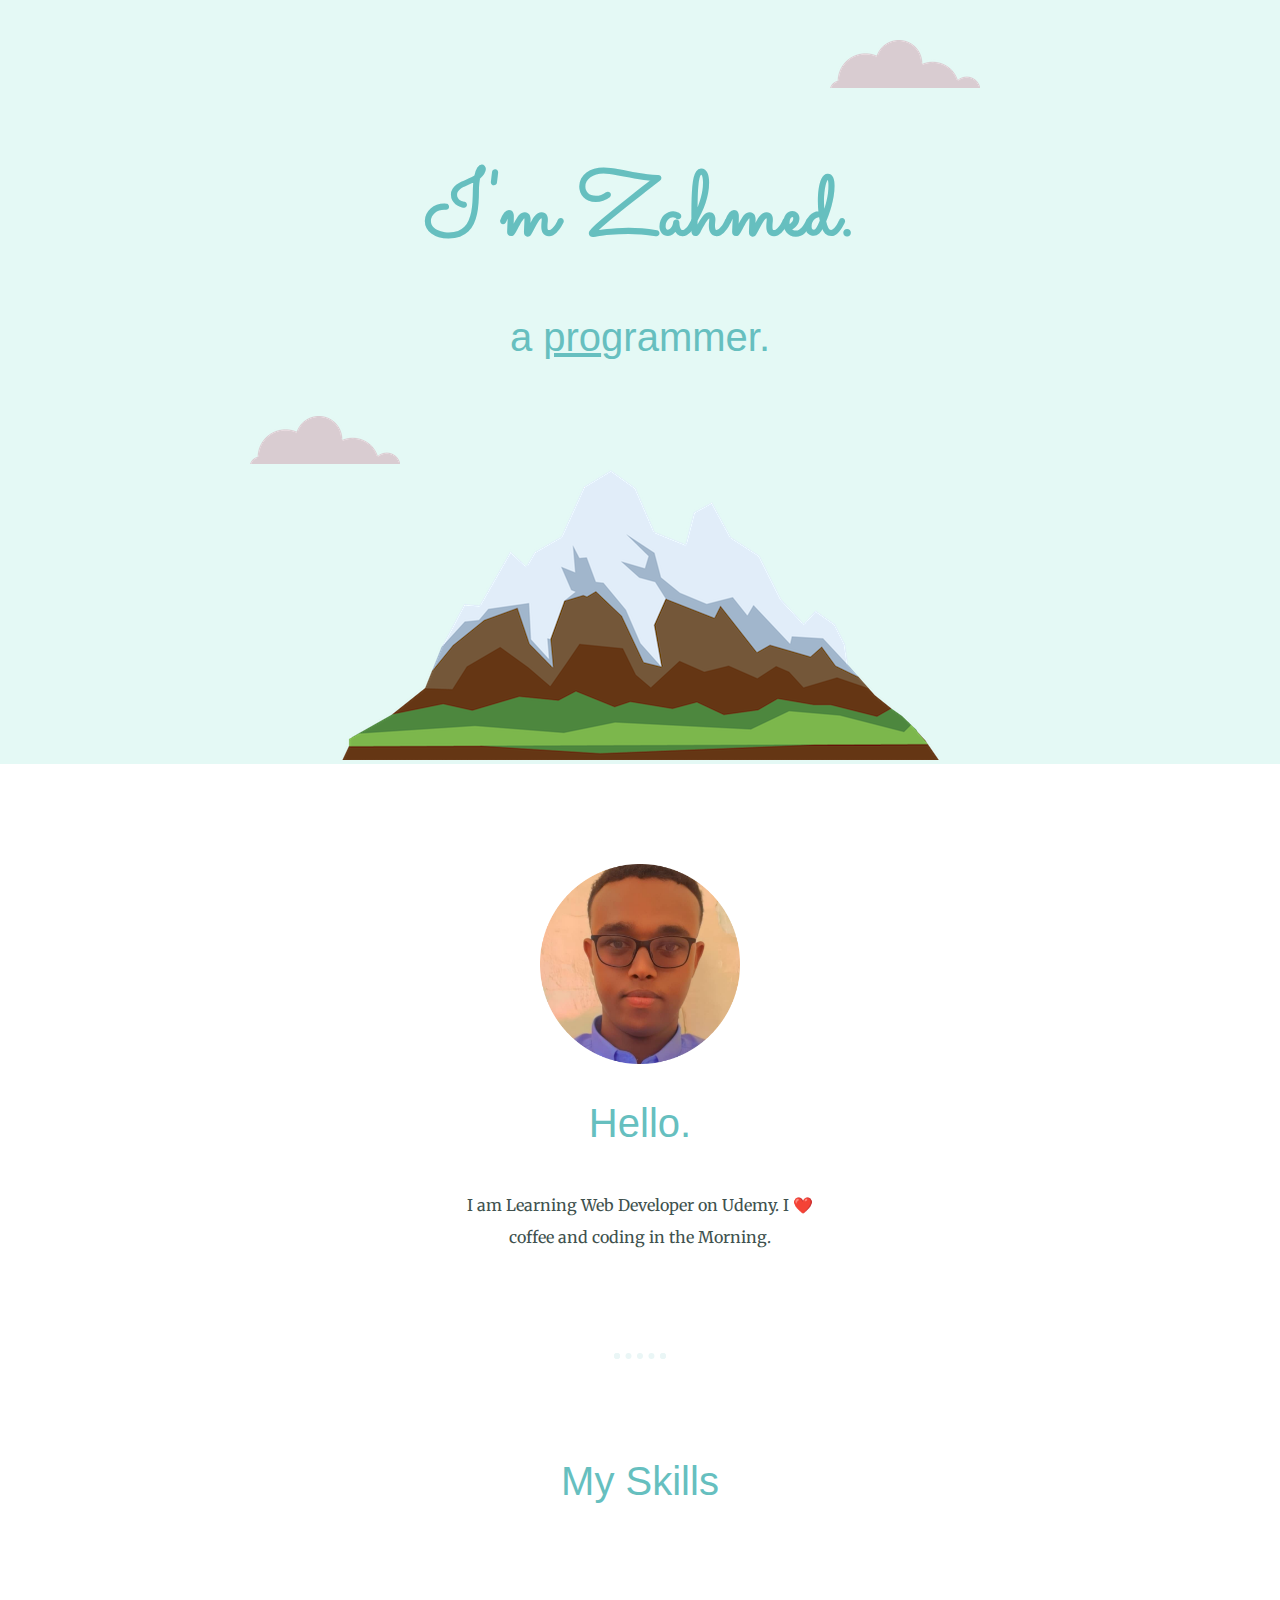
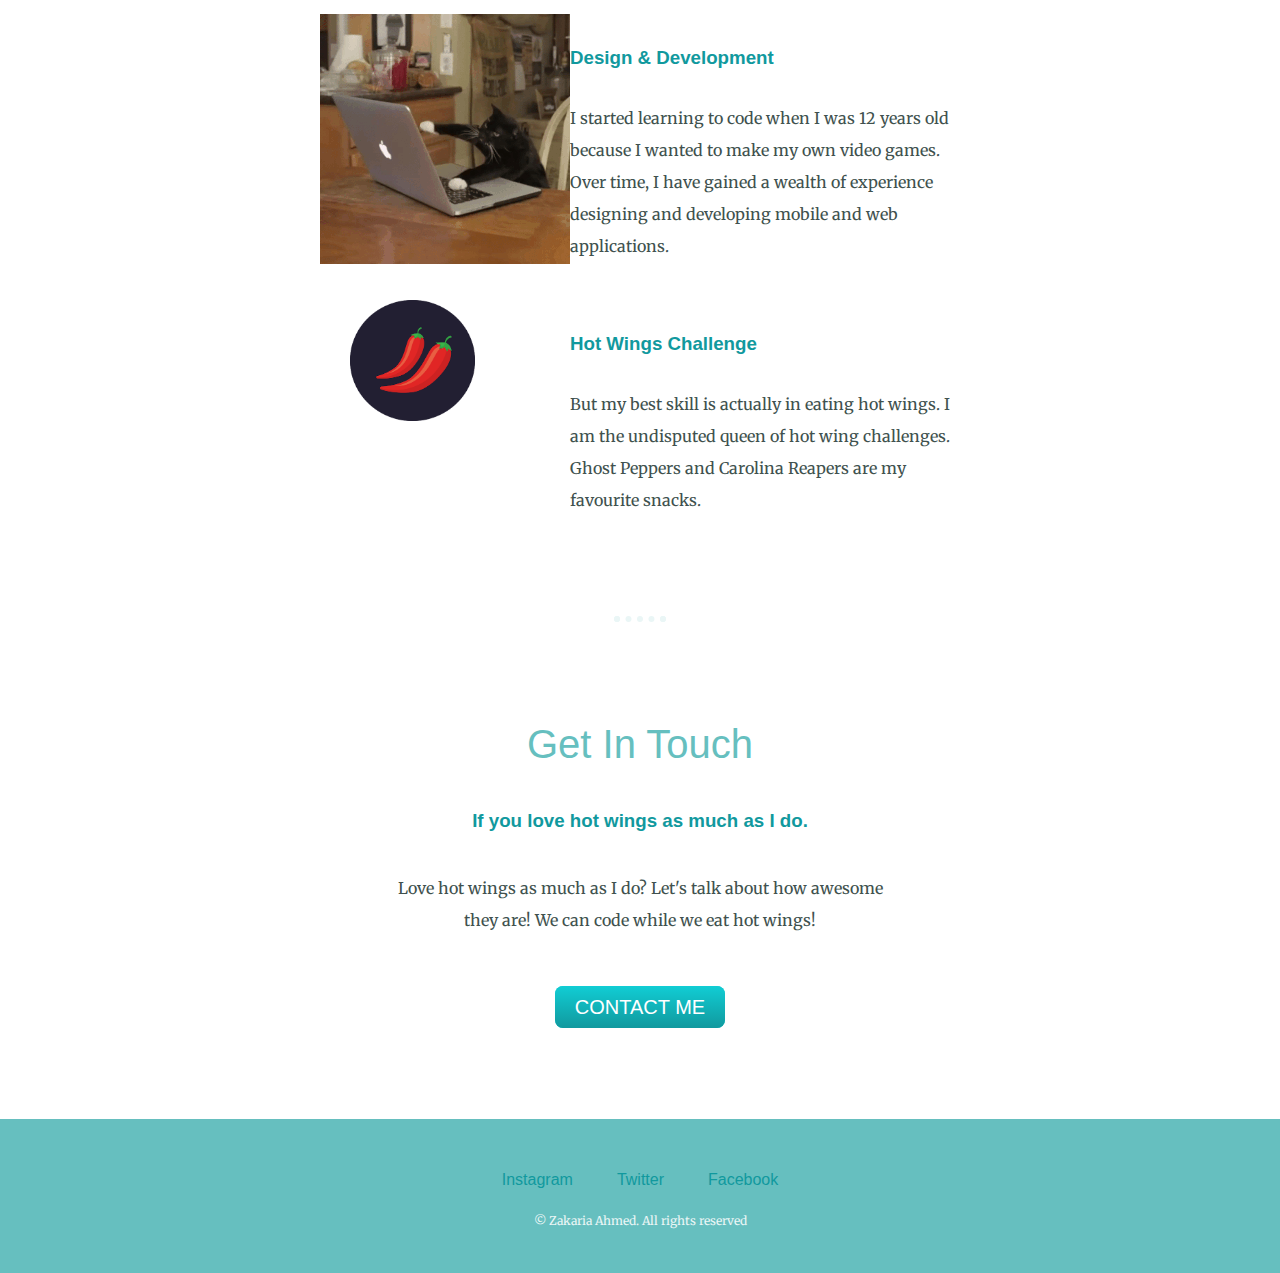
<file: index.html>
<!DOCTYPE html>
<html lang="en">
<head>
    <meta charset="UTF-8">
    <title>Zakaria Ahmed</title>
    <link rel="stylesheet" href="./assets/style.css">
    <link rel="preconnect" href="https://fonts.googleapis.com">
    <link rel="preconnect" href="https://fonts.gstatic.com" crossorigin="">
    <link href="https://fonts.googleapis.com/css2?family=Merriweather:ital,wght@0,300;0,400;0,700;0,900;1,300;1,400;1,700;1,900&amp;family=Sacramento&amp;display=swap" rel="stylesheet">
    <link rel="shortcut icon" href="./assets/images/ZakariaAhmed.ico" type="image/x-icon">
</head>
<body>

    <div class="top-container">
        <img class="img-top-cloud" src="./assets/images/cloud.png" alt="cloud image">
        <div class="title-text">
            <h1>I'm Zahmed.</h1>
            <h2>a <span>pro</span>grammer.</h2>
        </div>
        <img class="img-bottom-cloud" src="./assets/images/cloud.png" alt="cloud image">
        <img class="img-mountain" src="./assets/images/mountain.png" alt="mountain image">
    </div>

    <div class="middle-container">
        <div class="profile">
            <img src="./assets/images/zahmed.png" alt="it's me">
            <h2>Hello.</h2>
            <p class="intro">
                I am Learning Web Developer on Udemy. I ❤️ coffee and coding in the Morning.
            </p>
        </div>
        <hr>
        <div class="skills">
            <h2>My Skills</h2>
            <div class="parent">
                <div class="typing">
                    <img src="./assets/images/cat-typing.gif" alt="cat typing">
                </div>
                <div class="coding">
                    <h3>Design & Development</h3>
                    <p>I  started learning to code when I was 12 years old because I wanted to make my own video games. Over time, I have gained a wealth of experience designing and developing mobile and web applications.</p>
                </div>
                <div class="chillies">
                    <img class="img-chilli" src="./assets/images/chillies.png" alt="chillies">
                </div>
                <div class="hot-wings">
                    <h3>Hot Wings Challenge </h3>
                    <p>But my best skill is actually in eating hot wings. I am the undisputed queen of hot wing challenges. Ghost Peppers and Carolina Reapers are my favourite snacks.</p>
                </div>
            </div>
        <hr>
            <div class="contact-me">
                <h2>Get In Touch</h2>
                <h3>If you love hot wings as much as I do.</h3>
                <p class="contact-meesage">
                    Love hot wings as much as I do? Let's talk about how awesome they are! We can code while we eat hot wings!
                </p>
                <a href="mailto:zahmed@gmail.com" class="btn">CONTACT ME</a>
            </div>
        </div>
    </div>

    <div class="bottom-container">
        <a class="footer-link" href="https://www.instagram.com/zahmed_abubakar/">Instagram</a>
        <a class="footer-link" href="https://www.twitter.com/zahmed_abubakar/">Twitter</a>
        <a class="footer-link" href="https://www.facebook.com/ZahmedAbubakar?mibextid=ZbWKwL">Facebook</a>
        <p class="copyright"> &copy Zakaria Ahmed. All rights reserved </p>
    </div>


</body>
</html>
</file>
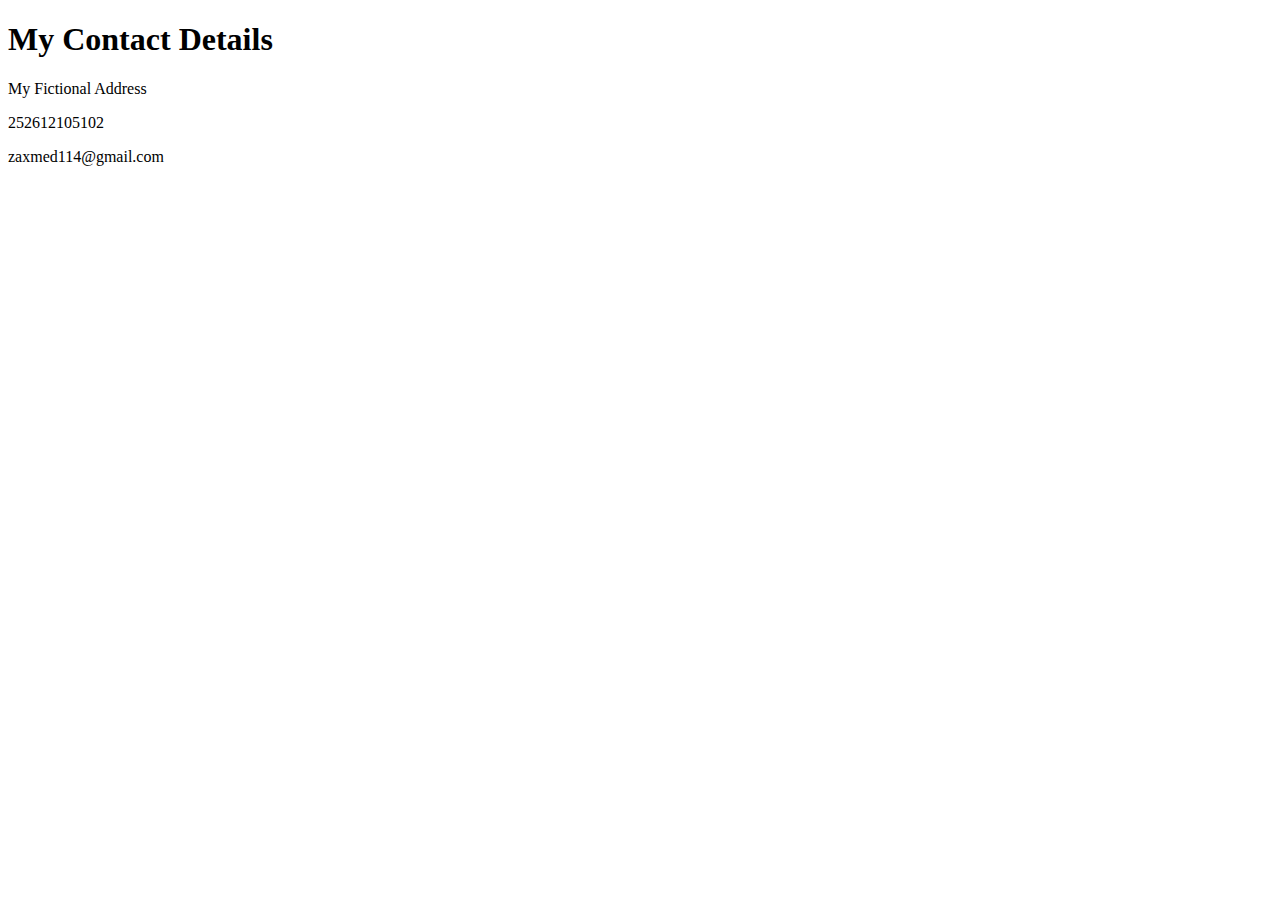
<file: contact.html>
<!DOCTYPE html>
<html lang="en">
<head>
    <meta charset="UTF-8">
    <title>Contact Me</title>
</head>
<body>
    <h1>My Contact Details</h1>
    <p>My Fictional Address</p>
    <p>252612105102</p>
    <p>zaxmed114@gmail.com</p>
</body>
</html>
</file>
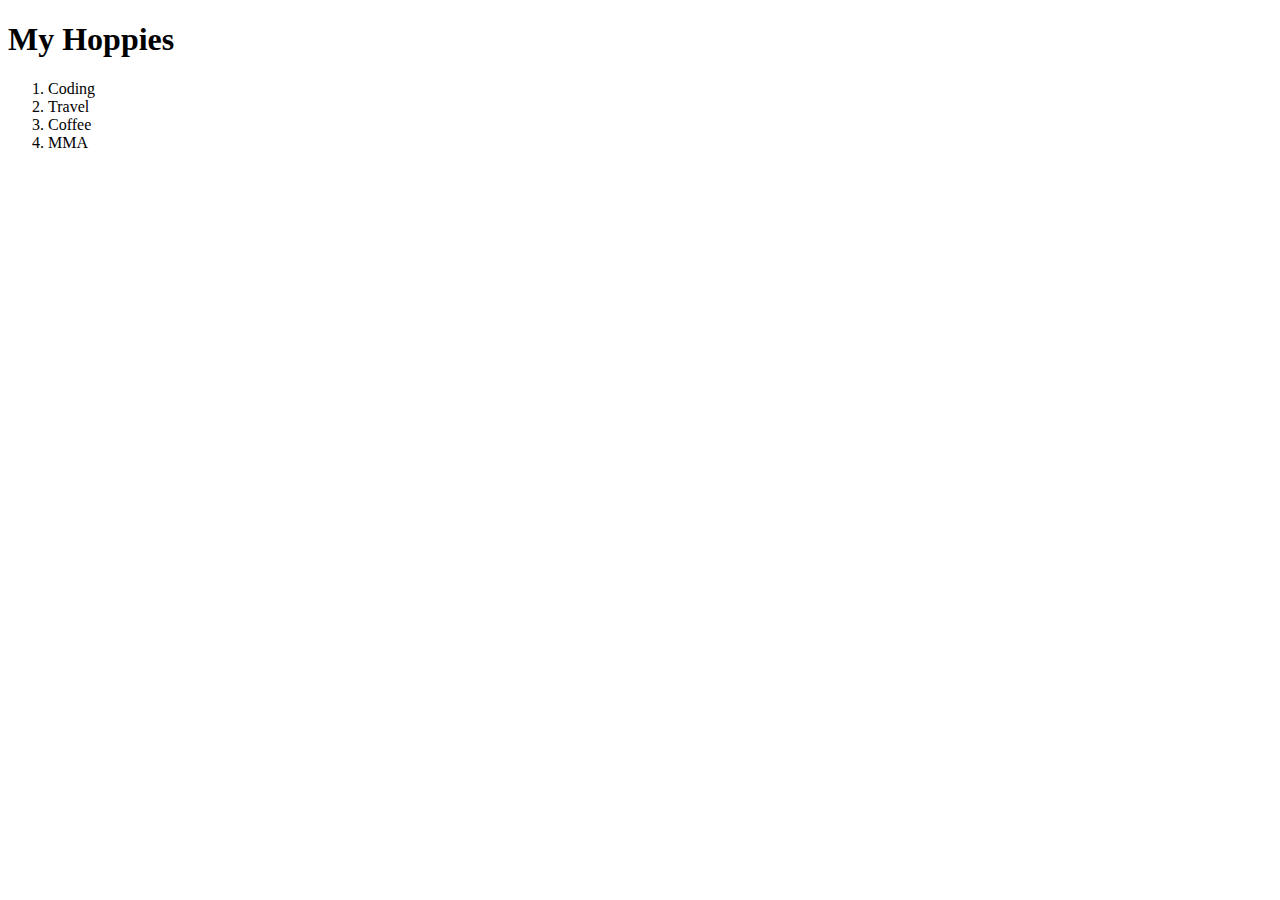
<file: hoppies.html>
<!DOCTYPE html>
<html lang="en">
<head>
    <meta charset="UTF-8">
    <title>My Hoppies</title>
</head>
<body>
    <h1>My Hoppies</h1>
    <ol>
        <li>Coding</li>
        <li>Travel</li>
        <li>Coffee</li>
        <li>MMA</li>
    </ol>
</body>
</html>
</file>
<file: assets/style.css>
*{
    margin: 0;
    padding: 0;
    box-sizing: border-box;
}
body {
    text-align: center;
    font-family: "Merriweather", serif;
    color: #40514e;
    margin: 0;
}
.top-container {
    position: relative;
    padding-top: 100px;
    background: #e4f9f5;
}
.top-container h1 {
    font-size: 5.625rem;
    color: #66bfbf;
    margin: 50px auto 0 auto;
    font-family: "Sacramento", cursive;
}
.top-container  h2, .middle-container .profile h2, .middle-container .skills h2 {
    color: #66bfbf;
    font-family: "Montserrat", sans-serif;
    font-size: 2.5rem;
    font-weight: normal;
    padding-bottom: 10px;
    margin: 33px 0px;
}
.top-container  h2 span {
    text-decoration: underline;
}
.top-container .img-top-cloud {
    position: absolute;
    top: 40px;
    right: 300px;
}
.top-container .img-bottom-cloud {
    position: absolute;
    bottom: 300px;
    left: 250px;
}

.middle-container {
    margin: 100px 0px;
}
.middle-container .profile img{
    height: 200px;
}
.middle-container .profile .intro {
    width: 30%;
    margin: auto;
    line-height: 2;
}
.middle-container  hr{
    width: 4%;
    border: dotted #eaf6f6 6px;
    border-bottom: none;
    margin: 100px auto;
}
.middle-container .skills .parent {
    width: 50%;
    margin: 100px auto;
    display: grid;
    grid-template-columns: 0.5fr 1fr;
    grid-template-rows: repeat(1, 1fr);
    text-align: left;
    row-gap: 2rem;
}
.img-chilli {
    width: 50%;
    margin-left: 30px;
}
.middle-container .skills .parent h3{
    color: #11999e;
    font-family: "Montserrat", sans-serif;
    margin: 33px 0px;
}
p{
    line-height: 2;
}
.contact-me h3 {
    color: #11999e;
    font-family: "Montserrat", sans-serif;
    margin: 33px 0px;
}
.contact-meesage {
    width: 40%;
    margin: 40px auto 60px;
}
.btn {
    background: #11cdd4;
    background-image: linear-gradient(to bottom, #11cdd4, #11999e);
    border-radius: 8px;
    font-family: "Montserrat", sans-serif;
    color: #ffffff;
    font-size: 20px;
    padding: 10px 20px 10px 20px;
    text-decoration: none;
}

.bottom-container {
    background: #66bfbf;
    padding: 50px 0px 20px;
}
.bottom-container a{
    margin: 10px 20px auto;
    text-decoration: none;
    color: #11999e;
    font-family:  "Montserrat", sans-serif;
}
.bottom-container .copyright {
    padding: 20px 0px;
    color: #eaf6f6;
    font-size: 0.75rem;
}
</file>
